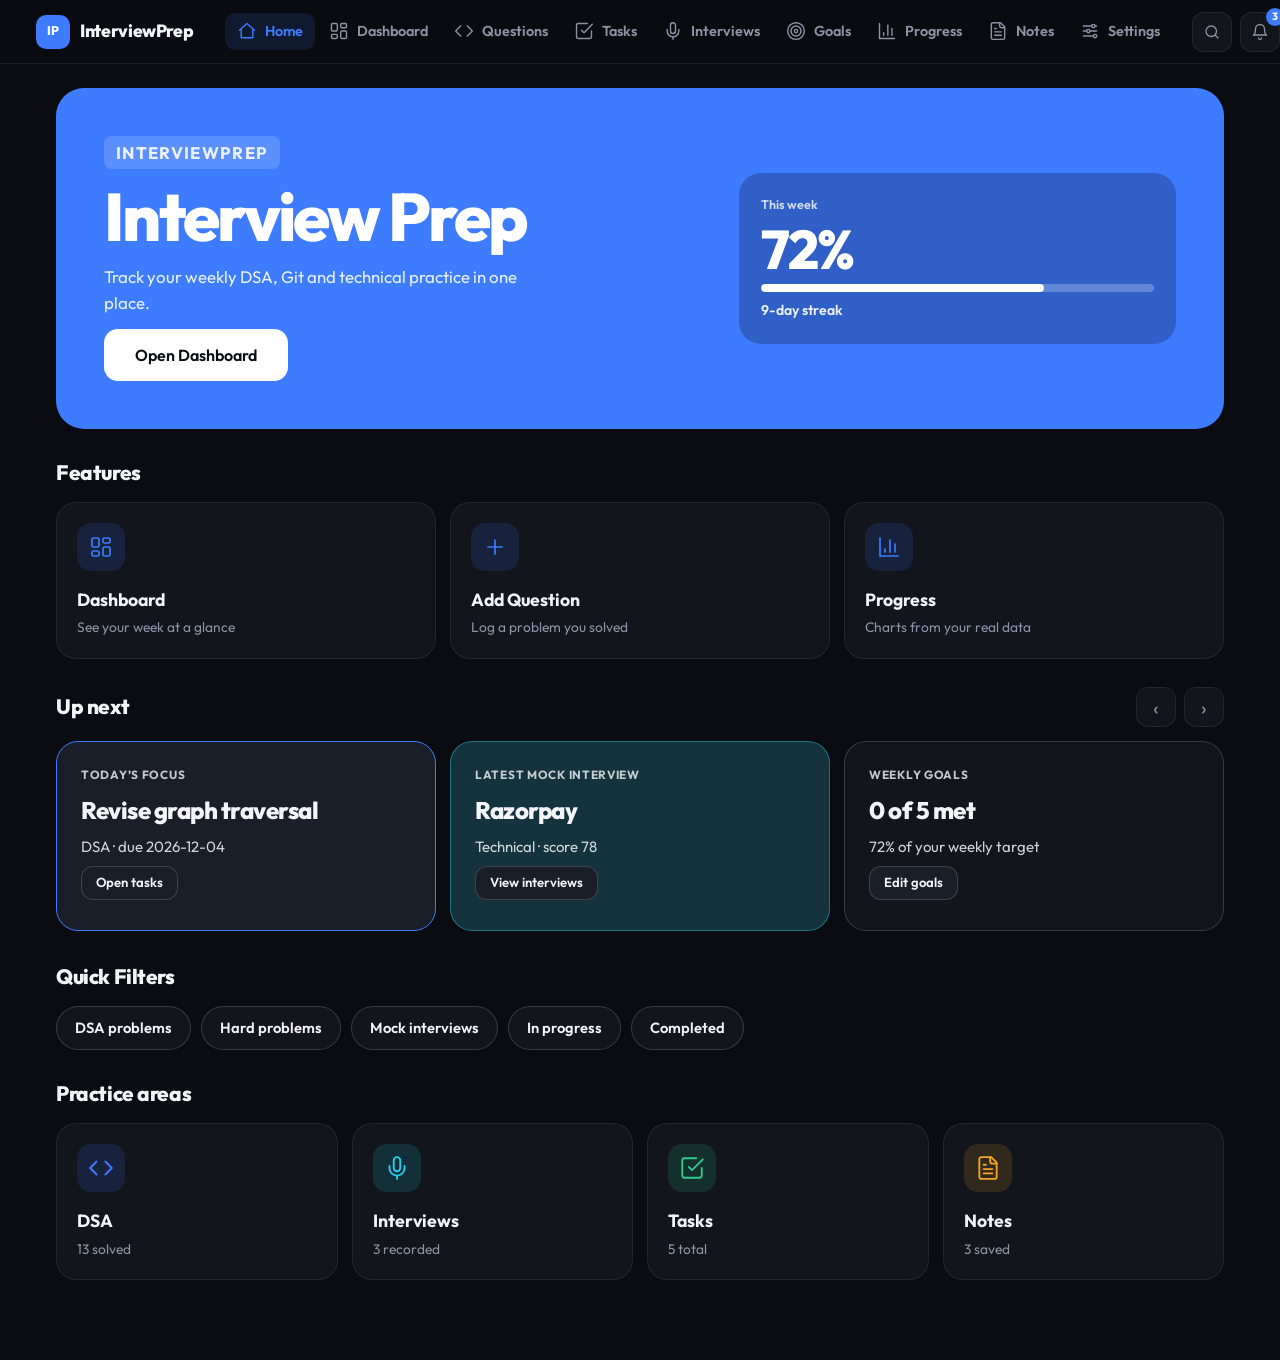
<file: index.html>
<!DOCTYPE html>
<html lang="en">
<head>
  <meta charset="UTF-8">
  <meta name="viewport" content="width=device-width, initial-scale=1, viewport-fit=cover">
  <title>InterviewPrep</title>
  <meta name="description" content="Track your weekly DSA, Git and technical practice in one place.">
  <link rel="preconnect" href="https://fonts.googleapis.com">
  <link rel="preconnect" href="https://fonts.gstatic.com" crossorigin>
  <link rel="stylesheet" href="https://fonts.googleapis.com/css2?family=Outfit:wght@400;500;600;700;800&display=swap">
  <link rel="stylesheet" href="css/style.css">
  <link rel="stylesheet" href="css/dashboard.css">
  <link rel="stylesheet" href="css/responsive.css">
</head>
<body data-page="home">
  <div id="view"></div>
  <script src="js/storage.js"></script>
  <script src="js/app.js"></script>
  <script src="js/home.js"></script>
</body>
</html>
</file>
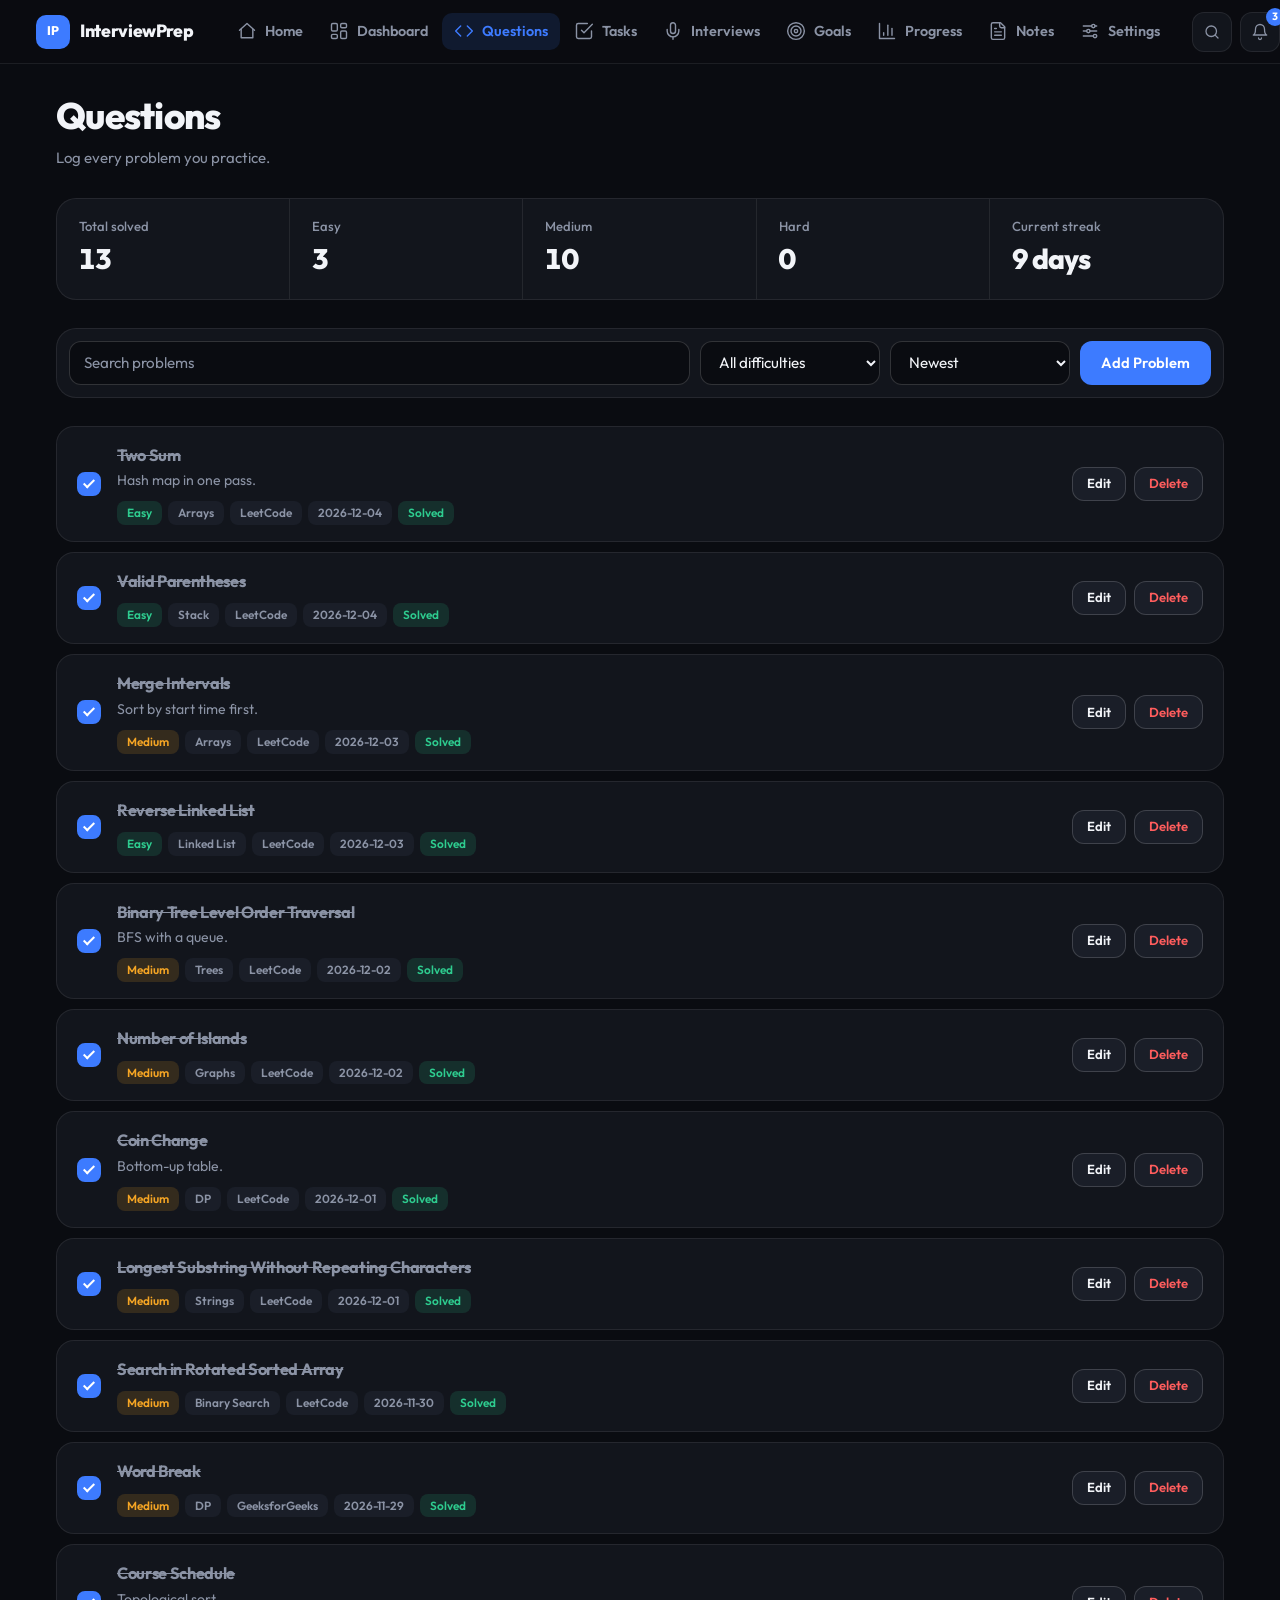
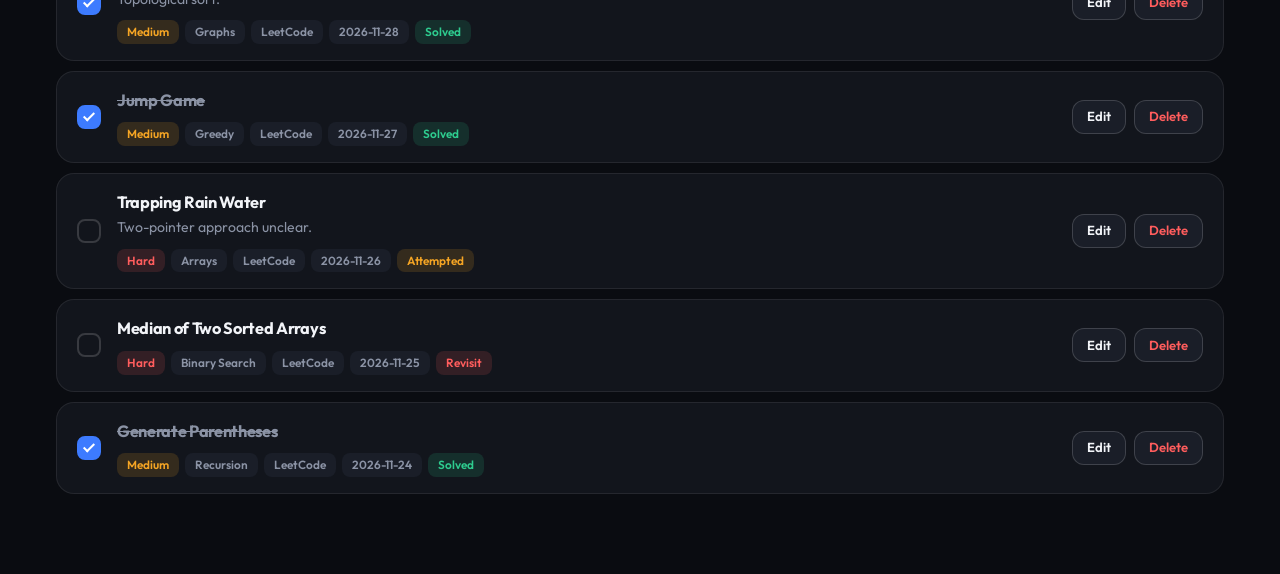
<file: dsa.html>
<!DOCTYPE html>
<html lang="en">
<head>
  <meta charset="UTF-8">
  <meta name="viewport" content="width=device-width, initial-scale=1, viewport-fit=cover">
  <title>Questions · InterviewPrep</title>
  <meta name="description" content="Track your weekly DSA, Git and technical practice in one place.">
  <link rel="preconnect" href="https://fonts.googleapis.com">
  <link rel="preconnect" href="https://fonts.gstatic.com" crossorigin>
  <link rel="stylesheet" href="https://fonts.googleapis.com/css2?family=Outfit:wght@400;500;600;700;800&display=swap">
  <link rel="stylesheet" href="css/style.css">
  <link rel="stylesheet" href="css/dashboard.css">
  <link rel="stylesheet" href="css/responsive.css">
</head>
<body data-page="dsa">
  <div id="view"></div>
  <script src="js/storage.js"></script>
  <script src="js/app.js"></script>
  <script src="js/crud.js"></script>
  <script src="js/dsa.js"></script>
</body>
</html>
</file>
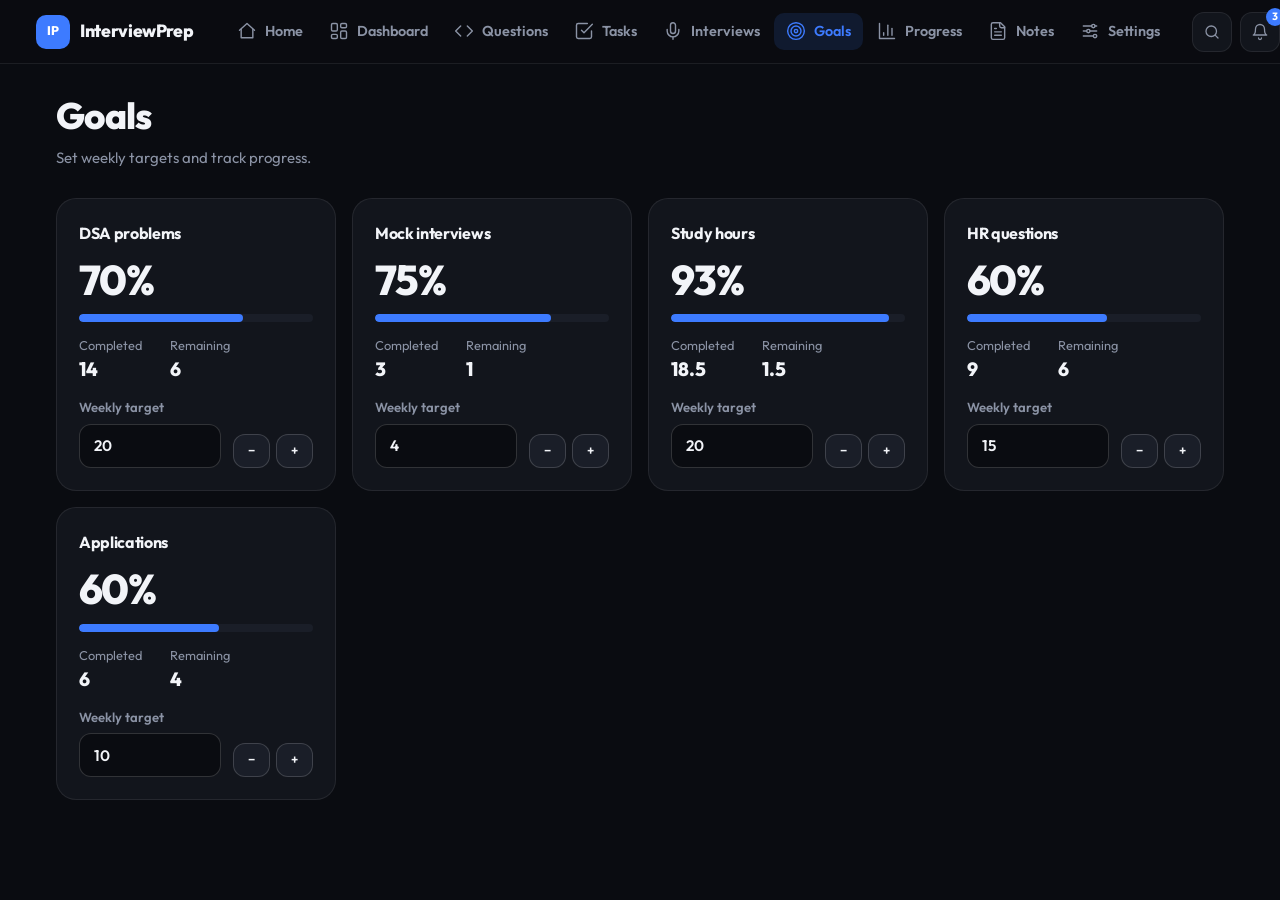
<file: goals.html>
<!DOCTYPE html>
<html lang="en">
<head>
  <meta charset="UTF-8">
  <meta name="viewport" content="width=device-width, initial-scale=1, viewport-fit=cover">
  <title>Goals · InterviewPrep</title>
  <meta name="description" content="Track your weekly DSA, Git and technical practice in one place.">
  <link rel="preconnect" href="https://fonts.googleapis.com">
  <link rel="preconnect" href="https://fonts.gstatic.com" crossorigin>
  <link rel="stylesheet" href="https://fonts.googleapis.com/css2?family=Outfit:wght@400;500;600;700;800&display=swap">
  <link rel="stylesheet" href="css/style.css">
  <link rel="stylesheet" href="css/dashboard.css">
  <link rel="stylesheet" href="css/responsive.css">
</head>
<body data-page="goals">
  <div id="view"></div>
  <script src="js/storage.js"></script>
  <script src="js/app.js"></script>
  <script src="js/goals.js"></script>
</body>
</html>
</file>
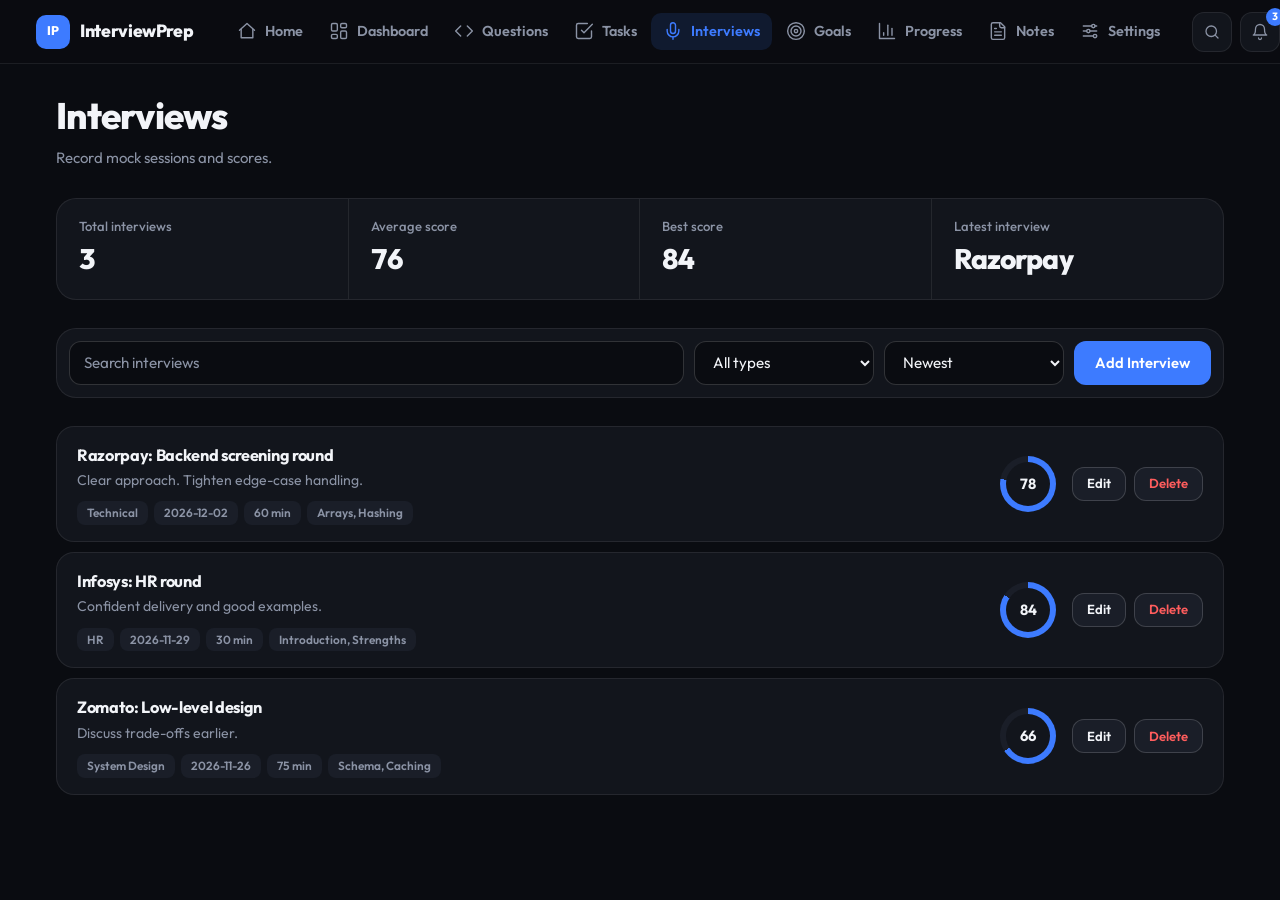
<file: interviews.html>
<!DOCTYPE html>
<html lang="en">
<head>
  <meta charset="UTF-8">
  <meta name="viewport" content="width=device-width, initial-scale=1, viewport-fit=cover">
  <title>Interviews · InterviewPrep</title>
  <meta name="description" content="Track your weekly DSA, Git and technical practice in one place.">
  <link rel="preconnect" href="https://fonts.googleapis.com">
  <link rel="preconnect" href="https://fonts.gstatic.com" crossorigin>
  <link rel="stylesheet" href="https://fonts.googleapis.com/css2?family=Outfit:wght@400;500;600;700;800&display=swap">
  <link rel="stylesheet" href="css/style.css">
  <link rel="stylesheet" href="css/dashboard.css">
  <link rel="stylesheet" href="css/responsive.css">
</head>
<body data-page="interviews">
  <div id="view"></div>
  <script src="js/storage.js"></script>
  <script src="js/app.js"></script>
  <script src="js/crud.js"></script>
  <script src="js/interviews.js"></script>
</body>
</html>
</file>
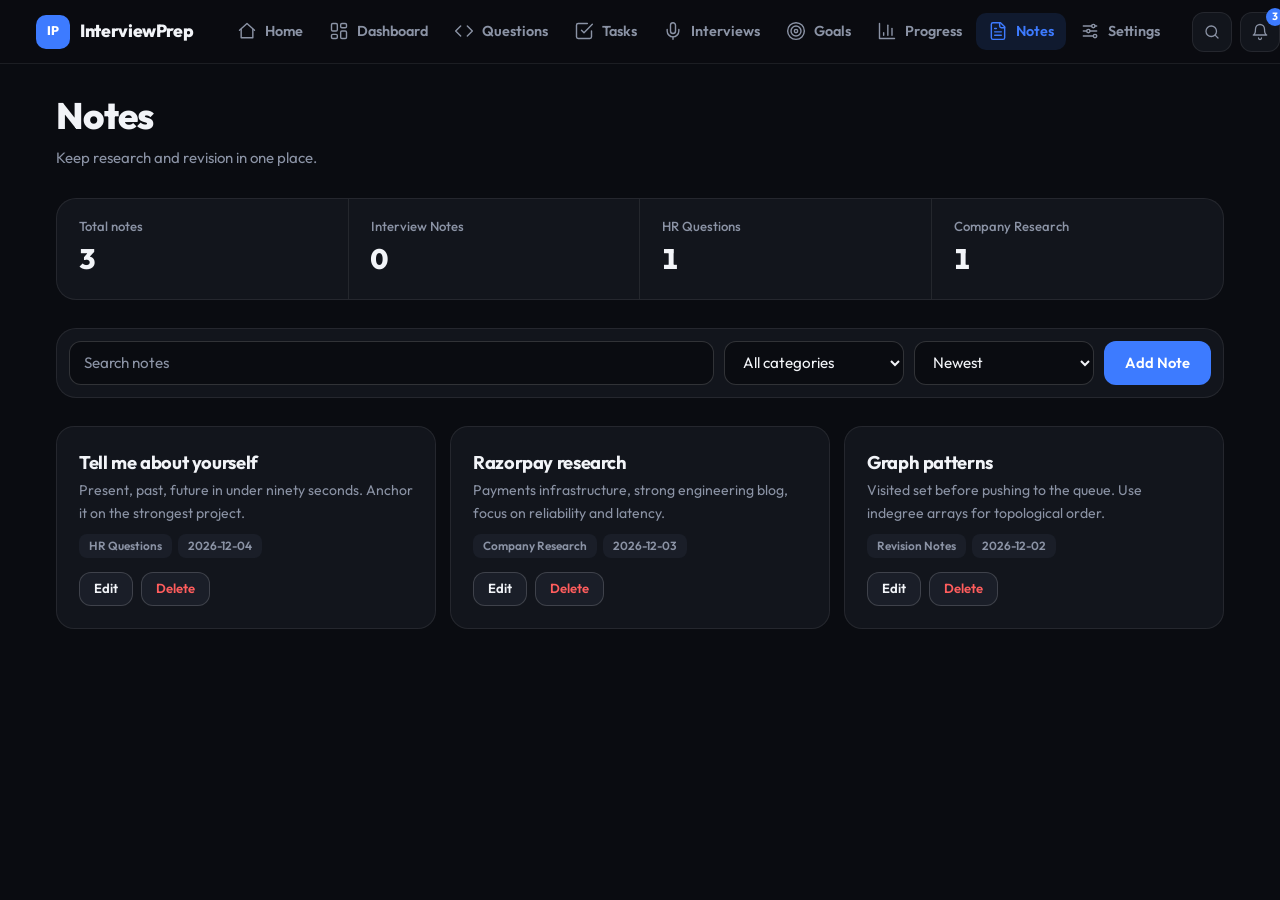
<file: notes.html>
<!DOCTYPE html>
<html lang="en">
<head>
  <meta charset="UTF-8">
  <meta name="viewport" content="width=device-width, initial-scale=1, viewport-fit=cover">
  <title>Notes · InterviewPrep</title>
  <meta name="description" content="Track your weekly DSA, Git and technical practice in one place.">
  <link rel="preconnect" href="https://fonts.googleapis.com">
  <link rel="preconnect" href="https://fonts.gstatic.com" crossorigin>
  <link rel="stylesheet" href="https://fonts.googleapis.com/css2?family=Outfit:wght@400;500;600;700;800&display=swap">
  <link rel="stylesheet" href="css/style.css">
  <link rel="stylesheet" href="css/dashboard.css">
  <link rel="stylesheet" href="css/responsive.css">
</head>
<body data-page="notes">
  <div id="view"></div>
  <script src="js/storage.js"></script>
  <script src="js/app.js"></script>
  <script src="js/crud.js"></script>
  <script src="js/notes.js"></script>
</body>
</html>
</file>
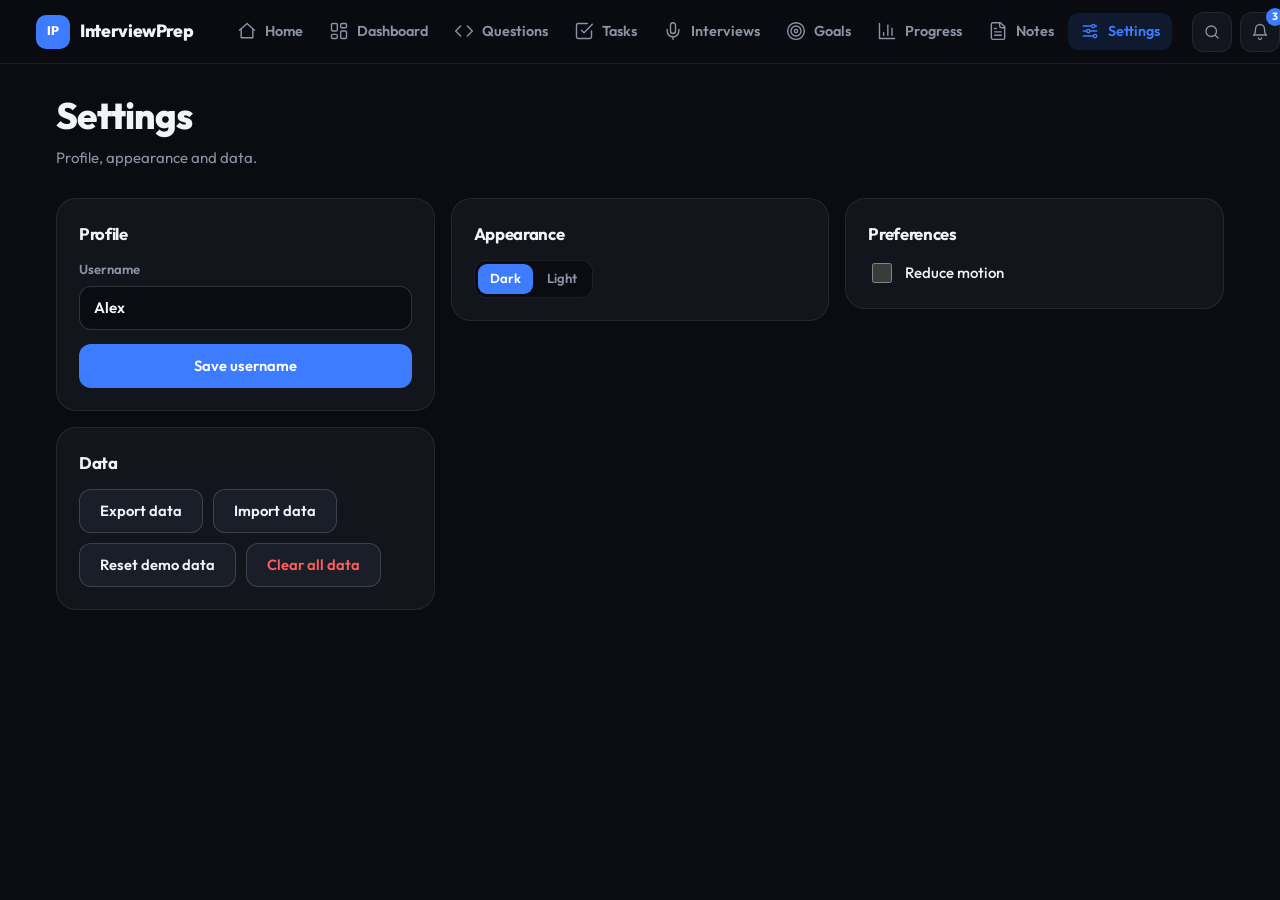
<file: settings.html>
<!DOCTYPE html>
<html lang="en">
<head>
  <meta charset="UTF-8">
  <meta name="viewport" content="width=device-width, initial-scale=1, viewport-fit=cover">
  <title>Settings · InterviewPrep</title>
  <meta name="description" content="Track your weekly DSA, Git and technical practice in one place.">
  <link rel="preconnect" href="https://fonts.googleapis.com">
  <link rel="preconnect" href="https://fonts.gstatic.com" crossorigin>
  <link rel="stylesheet" href="https://fonts.googleapis.com/css2?family=Outfit:wght@400;500;600;700;800&display=swap">
  <link rel="stylesheet" href="css/style.css">
  <link rel="stylesheet" href="css/dashboard.css">
  <link rel="stylesheet" href="css/responsive.css">
</head>
<body data-page="settings">
  <div id="view"></div>
  <script src="js/storage.js"></script>
  <script src="js/app.js"></script>
  <script src="js/settings.js"></script>
</body>
</html>
</file>
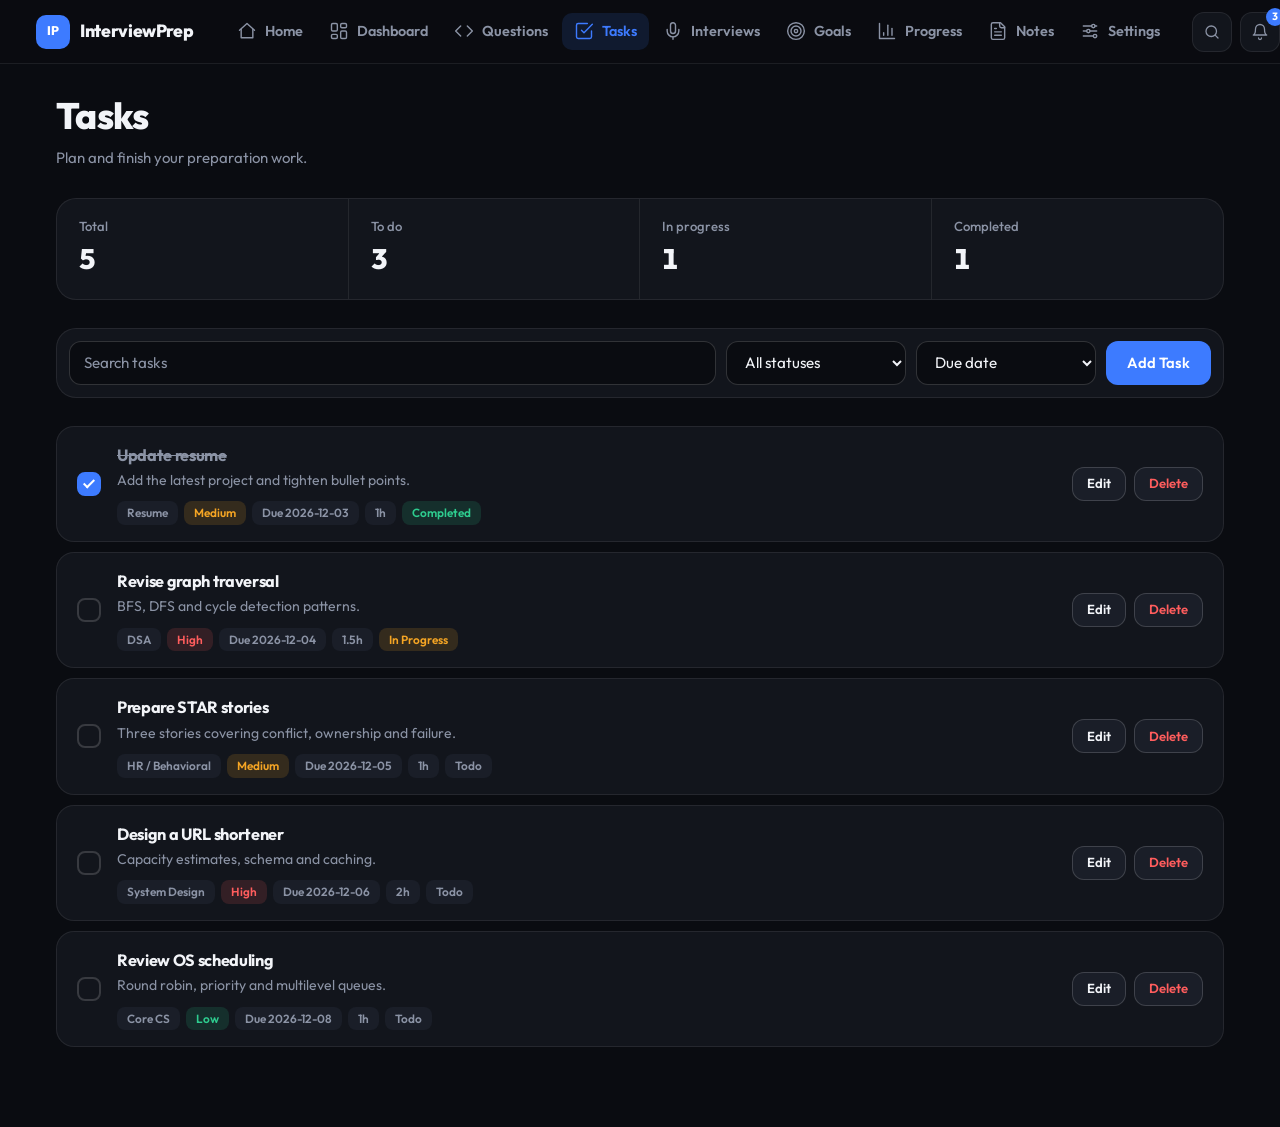
<file: tasks.html>
<!DOCTYPE html>
<html lang="en">
<head>
  <meta charset="UTF-8">
  <meta name="viewport" content="width=device-width, initial-scale=1, viewport-fit=cover">
  <title>Tasks · InterviewPrep</title>
  <meta name="description" content="Track your weekly DSA, Git and technical practice in one place.">
  <link rel="preconnect" href="https://fonts.googleapis.com">
  <link rel="preconnect" href="https://fonts.gstatic.com" crossorigin>
  <link rel="stylesheet" href="https://fonts.googleapis.com/css2?family=Outfit:wght@400;500;600;700;800&display=swap">
  <link rel="stylesheet" href="css/style.css">
  <link rel="stylesheet" href="css/dashboard.css">
  <link rel="stylesheet" href="css/responsive.css">
</head>
<body data-page="tasks">
  <div id="view"></div>
  <script src="js/storage.js"></script>
  <script src="js/app.js"></script>
  <script src="js/crud.js"></script>
  <script src="js/tasks.js"></script>
</body>
</html>
</file>
<file: css/style.css>
:root {
  --bg: #0a0c11; --surface: #12151c; --surface2: #1a1e28; --ink: #f2f4f8; --muted: #8b93a5;
  --line: rgba(255,255,255,.08); --line2: rgba(255,255,255,.16); --accent: #3d7bff; --accent2: #22d3ee;
  --ok: #2ecc8f; --warn: #f5a524; --bad: #ff5d5d; --a: var(--accent); --b: var(--accent2); --hover: rgba(255,255,255,.05); --on-accent: #fff;
  color-scheme: dark;
}
:root[data-theme="light"] {
  --bg: #f2f4f9; --surface: #ffffff; --surface2: #eaeef6; --ink: #0b0d12; --muted: #5a6376;
  --line: rgba(11,13,18,.09); --line2: rgba(11,13,18,.18); --accent: #2563eb; --accent2: #0891b2;
  --ok: #0f9d6a; --warn: #b7791f; --bad: #dc2626; --hover: rgba(11,13,18,.05);
  color-scheme: light;
}
*, *::before, *::after { box-sizing: border-box; }
html { scroll-behavior: smooth; }
body { margin: 0; min-height: 100vh; font: 15px/1.5 'Outfit', system-ui, sans-serif; color: var(--ink); background: var(--bg); -webkit-font-smoothing: antialiased; animation: enter .25s ease both; }
body.leaving { animation: leave .15s ease forwards; }
@keyframes enter { from { opacity: 0; transform: translateY(6px); } }
@keyframes leave { to { opacity: 0; } }
a { color: inherit; text-decoration: none; }
:focus-visible { outline: 2px solid var(--accent); outline-offset: 2px; }
.muted { color: var(--muted); }
h1, h2, h3 { margin: 0; letter-spacing: -.02em; }

.card { background: var(--surface); border: 1px solid var(--line); border-radius: 20px; }
.card.pad { padding: 22px; }
.card.pad > h3 { margin: 0 0 16px; font-size: 1.05rem; font-weight: 700; }
p.pad { padding: 10px 12px; }

.appbar { position: sticky; top: 0; z-index: 40; display: flex; align-items: center; gap: 20px; height: 64px; padding: 0 clamp(16px, 3vw, 36px); background: color-mix(in srgb, var(--bg) 90%, transparent); backdrop-filter: blur(12px); border-bottom: 1px solid var(--line); }
.brand { display: flex; align-items: center; gap: 10px; font-weight: 800; font-size: 1.1rem; letter-spacing: -.02em; white-space: nowrap; }
.logo { display: grid; place-items: center; width: 34px; height: 34px; border-radius: 10px; font-size: .78rem; font-weight: 800; color: var(--on-accent); background: var(--accent); }
.top-nav { display: none; gap: 2px; margin-left: 12px; }
.nav-link { display: flex; align-items: center; gap: 8px; padding: 8px 12px; border: 0; border-radius: 10px; background: none; font: inherit; font-size: .9rem; font-weight: 600; color: var(--muted); cursor: pointer; transition: color .15s, background .15s; }
.nav-link:hover { color: var(--ink); background: var(--hover); }
.nav-link.active { color: var(--accent); background: color-mix(in srgb, var(--accent) 13%, transparent); }
.nav-link svg { flex: none; }
.tools { display: flex; align-items: center; gap: 8px; margin-left: auto; }
.icon-btn { position: relative; width: 40px; height: 40px; flex: none; border-radius: 12px; border: 1px solid var(--line); background: var(--surface); color: var(--muted); font: inherit; font-size: 1.3rem; line-height: 1; cursor: pointer; display: grid; place-items: center; transition: color .15s, border-color .15s, transform .1s; }
.icon-btn:hover { color: var(--ink); border-color: var(--line2); }
.icon-btn:active { transform: scale(.94); }
#bell-count { position: absolute; top: -5px; right: -5px; min-width: 18px; height: 18px; border-radius: 9px; font-size: .66rem; font-weight: 700; display: grid; place-items: center; background: var(--accent); color: var(--on-accent); }
.add-btn { display: inline-flex; align-items: center; gap: 6px; height: 40px; padding: 0 16px 0 12px; border: 0; border-radius: 12px; background: var(--accent); color: var(--on-accent); font: inherit; font-weight: 700; cursor: pointer; transition: filter .15s, transform .1s; }
.add-btn:hover { filter: brightness(1.1); }
.add-btn:active { transform: scale(.96); }
.bell-wrap { position: relative; }
.panel { position: absolute; right: 0; top: 50px; width: min(300px, 80vw); padding: 12px 16px; z-index: 60; background: var(--surface2); border: 1px solid var(--line2); border-radius: 16px; box-shadow: 0 24px 50px -20px rgba(0,0,0,.6); }
.panel p { margin: 8px 0; font-size: .9rem; }
.bottom-nav { position: fixed; z-index: 40; left: 0; right: 0; bottom: 0; display: grid; grid-template-columns: repeat(5, 1fr); padding: 6px 8px calc(6px + env(safe-area-inset-bottom)); background: var(--surface); border-top: 1px solid var(--line); }
.bottom-nav .nav-link { flex-direction: column; gap: 3px; padding: 8px 4px; font-size: .72rem; }
.page { width: min(1240px, 100%); margin: 0 auto; padding: 24px clamp(16px, 3vw, 36px) 110px; display: grid; gap: 28px; align-content: start; }
#view { display: grid; gap: 28px; min-width: 0; }
.page-head h1 { font-size: clamp(1.7rem, 3vw, 2.3rem); font-weight: 800; }
.page-head p { margin: 4px 0 0; color: var(--muted); }

.btn { display: inline-flex; align-items: center; justify-content: center; gap: 8px; height: 44px; padding: 0 20px; border-radius: 12px; border: 1px solid var(--line2); background: var(--surface2); color: var(--ink); font: inherit; font-size: .92rem; font-weight: 600; cursor: pointer; transition: background .15s, border-color .15s, transform .1s, filter .15s; }
.btn:hover { border-color: color-mix(in srgb, var(--ink) 35%, transparent); }
.btn:active { transform: scale(.97); }
.btn.primary { color: var(--on-accent); background: var(--accent); border-color: transparent; }
.btn.primary:hover { filter: brightness(1.1); }
.btn.danger { color: var(--bad); }
.btn.danger:hover { border-color: var(--bad); }
.btn.small { height: 34px; padding: 0 14px; font-size: .82rem; }
.btn.big { height: 52px; padding: 0 30px; font-size: 1rem; border-radius: 14px; }
.btn:disabled { opacity: .5; cursor: not-allowed; transform: none; }

.stats { display: grid; grid-template-columns: repeat(auto-fit, minmax(150px, 1fr)); overflow: hidden; background: var(--surface); border: 1px solid var(--line); border-radius: 20px; }
.stat { padding: 18px 22px; display: grid; gap: 2px; box-shadow: -1px 0 0 var(--line); }
.stat small { font-size: .82rem; font-weight: 500; color: var(--muted); }
.stat strong { font-size: clamp(1.4rem, 2.2vw, 1.9rem); font-weight: 800; letter-spacing: -.03em; font-variant-numeric: tabular-nums; }

.toolbar { display: flex; flex-wrap: wrap; gap: 10px; padding: 12px; background: var(--surface); border: 1px solid var(--line); border-radius: 20px; }
.toolbar input { flex: 1 1 220px; }
input, select, textarea { width: 100%; height: 44px; padding: 0 14px; font: inherit; font-size: .95rem; color: var(--ink); background: var(--bg); border: 1px solid var(--line2); border-radius: 12px; transition: border-color .15s, box-shadow .15s; }
textarea { height: auto; padding: 10px 14px; resize: vertical; }
input::placeholder, textarea::placeholder { color: var(--muted); }
input:focus, select:focus, textarea:focus { outline: none; border-color: var(--accent); box-shadow: 0 0 0 3px color-mix(in srgb, var(--accent) 24%, transparent); }
input:user-invalid, textarea:user-invalid { border-color: var(--bad); }
.toolbar select { width: auto; flex: 0 1 180px; }
select option { background: var(--surface); color: var(--ink); }
.list { display: grid; gap: 10px; }
.item { display: flex; align-items: center; gap: 16px; padding: 16px 20px; background: var(--surface); border: 1px solid var(--line); border-radius: 18px; transition: border-color .15s; }
.item:hover { border-color: var(--line2); }
.item.is-done h3 { text-decoration: line-through; color: var(--muted); }
.item-main { flex: 1; min-width: 0; }
.item h3 { font-size: 1.02rem; font-weight: 700; }
.item p { margin: 3px 0 0; color: var(--muted); font-size: .88rem; display: -webkit-box; -webkit-line-clamp: 2; -webkit-box-orient: vertical; overflow: hidden; }
.item-actions { display: flex; gap: 8px; }
.tick { appearance: none; position: relative; width: 24px; height: 24px; flex: none; margin: 0; padding: 0; border-radius: 8px; border: 2px solid var(--line2); background: transparent; cursor: pointer; transition: background .15s, border-color .15s; }
.tick:hover { border-color: var(--accent); }
.tick:checked { background: var(--accent); border-color: var(--accent); animation: pop .22s ease; }
.tick:checked::after { content: ''; position: absolute; left: 7px; top: 3px; width: 6px; height: 11px; border: solid #fff; border-width: 0 2.5px 2.5px 0; transform: rotate(45deg); }
@keyframes pop { 50% { transform: scale(1.15); } }
.chips { display: flex; flex-wrap: wrap; gap: 6px; margin-top: 10px; }
.chip { font-size: .74rem; font-weight: 600; padding: 3px 10px; border-radius: 8px; background: var(--surface2); color: var(--muted); }
.chip[data-v="High"], .chip[data-v="Hard"], .chip[data-v="Revisit"] { background: color-mix(in srgb, var(--bad) 14%, transparent); color: var(--bad); }
.chip[data-v="Medium"], .chip[data-v="Attempted"], .chip[data-v="In Progress"] { background: color-mix(in srgb, var(--warn) 15%, transparent); color: var(--warn); }
.chip[data-v="Low"], .chip[data-v="Easy"], .chip[data-v="Completed"], .chip[data-v="Solved"] { background: color-mix(in srgb, var(--ok) 14%, transparent); color: var(--ok); }
.empty { padding: 48px; text-align: center; color: var(--muted); background: var(--surface); border: 1px solid var(--line); border-radius: 20px; }
.score-ring { --p: 0; width: 56px; height: 56px; flex: none; border-radius: 50%; display: grid; place-items: center; background: conic-gradient(var(--accent) calc(var(--p) * 1%), var(--surface2) 0); }
.score-ring b { display: grid; place-items: center; width: 44px; height: 44px; border-radius: 50%; background: var(--surface); font-size: .92rem; font-weight: 700; }

.modal-wrap { position: fixed; inset: 0; z-index: 100; display: grid; place-items: center; padding: 16px; background: rgba(4,5,9,.65); opacity: 0; transition: opacity .18s; }
.modal-wrap.in { opacity: 1; }
.modal-wrap.out { opacity: 0; }
.modal { width: min(540px, 100%); max-height: calc(100vh - 32px); overflow: auto; padding: 26px; background: var(--surface); border: 1px solid var(--line2); border-radius: 24px; transform: translateY(16px); transition: transform .22s ease; }
.modal-wrap.in .modal { transform: none; }
.modal h2 { margin: 0 0 18px; font-size: 1.25rem; font-weight: 800; }
.grid-form { display: grid; grid-template-columns: 1fr 1fr; gap: 14px; }
.field { display: grid; gap: 6px; font-size: .82rem; font-weight: 600; color: var(--muted); }
.field.full { grid-column: 1 / -1; }
.field:has(:user-invalid)::after { content: 'Check this value'; font-size: .76rem; font-weight: 500; color: var(--bad); }
.modal-actions { display: flex; justify-content: flex-end; gap: 10px; margin-top: 24px; }
.sheet-links { display: grid; grid-template-columns: 1fr 1fr; gap: 10px; }
.sheet-link { display: flex; align-items: center; gap: 12px; padding: 16px; border: 1px solid var(--line); border-radius: 16px; background: var(--surface2); font-weight: 600; transition: border-color .15s, color .15s; }
.sheet-link:hover, .sheet-link:focus-visible { border-color: var(--accent); color: var(--accent); }
#toasts { position: fixed; right: 20px; bottom: 20px; z-index: 200; display: grid; gap: 10px; }
.toast { padding: 12px 18px; border-radius: 12px; background: var(--accent); color: var(--on-accent); font-size: .9rem; font-weight: 600; animation: toast-in .25s ease; }
.toast.warn { background: var(--bad); }
.toast.out { opacity: 0; transform: translateY(8px); transition: .25s; }
@keyframes toast-in { from { opacity: 0; transform: translateY(12px); } }
.palette-wrap { position: fixed; inset: 0; z-index: 150; display: grid; align-items: start; justify-items: center; padding: 12vh 16px 0; background: rgba(4,5,9,.65); }
.palette-wrap[hidden] { display: none; }
.palette { width: min(580px, 100%); padding: 12px; background: var(--surface); border: 1px solid var(--line2); border-radius: 20px; }
.hit { display: flex; align-items: center; gap: 12px; padding: 10px 12px; border-radius: 12px; }
.hit:hover, .hit:focus-visible { background: var(--hover); }

.banner { display: grid; grid-template-columns: 1.4fr 1fr; align-items: center; gap: 24px; padding: clamp(24px, 4vw, 48px); border-radius: 28px; background: var(--accent); color: #fff; }
.banner-copy { display: grid; gap: 14px; justify-items: start; }
.tag { margin: 0; padding: 4px 12px; border-radius: 8px; background: rgba(255,255,255,.18); font-size: .78rem; font-weight: 700; letter-spacing: .08em; text-transform: uppercase; }
.banner h1 { font-size: clamp(2.4rem, 6vw, 4.2rem); line-height: 1; font-weight: 800; letter-spacing: -.04em; }
.banner p { margin: 0; max-width: 40ch; font-size: 1.05rem; opacity: .9; }
.banner .btn.primary { background: #fff; color: #0b0d12; }
.banner-stat { display: grid; gap: 8px; padding: 22px; border-radius: 22px; background: rgba(0,0,0,.22); }
.banner-stat small { font-weight: 600; opacity: .8; }
.banner-stat b { font-size: 3.4rem; line-height: 1; font-weight: 800; letter-spacing: -.04em; }
.banner-stat .bar { background: rgba(255,255,255,.25); }
.banner-stat .bar i { background: #fff; }
.banner-stat span { font-size: .88rem; font-weight: 600; opacity: .9; }
.sec-head { display: flex; align-items: center; justify-content: space-between; margin-bottom: 14px; }
.sec-head h2 { font-size: 1.3rem; font-weight: 800; }
.tiles { display: grid; gap: 14px; }
.tiles.three { grid-template-columns: repeat(3, 1fr); }
.tiles.four { grid-template-columns: repeat(4, 1fr); }
.tile { display: grid; align-content: start; gap: 4px; padding: 20px; background: var(--surface); border: 1px solid var(--line); border-radius: 20px; transition: border-color .15s, transform .15s; }
.tile:hover { border-color: var(--accent); transform: translateY(-2px); }
.tile b { font-size: 1.1rem; font-weight: 700; }
.tile small { color: var(--muted); font-size: .86rem; }
.tile-ico { display: grid; place-items: center; width: 48px; height: 48px; margin-bottom: 12px; border-radius: 14px; background: color-mix(in srgb, var(--accent) 14%, transparent); color: var(--accent); }
.tile.area:nth-child(2) .tile-ico { background: color-mix(in srgb, var(--accent2) 14%, transparent); color: var(--accent2); }
.tile.area:nth-child(3) .tile-ico { background: color-mix(in srgb, var(--ok) 14%, transparent); color: var(--ok); }
.tile.area:nth-child(4) .tile-ico { background: color-mix(in srgb, var(--warn) 14%, transparent); color: var(--warn); }
.car-ctl { display: flex; gap: 8px; }
.carousel { display: flex; gap: 14px; overflow-x: auto; scroll-snap-type: x mandatory; scrollbar-width: none; padding-bottom: 2px; }
.carousel::-webkit-scrollbar { display: none; }
.slide { flex: 0 0 min(380px, 84%); scroll-snap-align: start; display: grid; align-content: start; justify-items: start; gap: 8px; min-height: 190px; padding: 24px; border-radius: 22px; }
.slide small { font-weight: 700; letter-spacing: .06em; text-transform: uppercase; font-size: .74rem; opacity: .8; }
.slide h3 { font-size: 1.5rem; font-weight: 800; }
.slide p { margin: 0 0 auto; opacity: .85; }
.s-a { background: var(--surface2); border: 1px solid var(--accent); }
.s-b { background: color-mix(in srgb, var(--accent2) 16%, var(--surface)); border: 1px solid color-mix(in srgb, var(--accent2) 40%, transparent); }
.s-c { background: var(--surface); border: 1px solid var(--line2); }
.pills { display: flex; flex-wrap: wrap; gap: 10px; }
.pill { padding: 10px 18px; border-radius: 99px; border: 1px solid var(--line2); background: var(--surface); font-weight: 600; font-size: .92rem; transition: background .15s, color .15s, border-color .15s; }
.pill:hover { background: var(--accent); border-color: var(--accent); color: var(--on-accent); }

html[data-motion="reduced"] *, html[data-motion="reduced"] *::before, html[data-motion="reduced"] *::after { animation: none !important; transition-duration: .01ms !important; scroll-behavior: auto !important; }
@media (prefers-reduced-motion: reduce) { html { scroll-behavior: auto; } }
</file>
<file: css/dashboard.css>
.hero { display: grid; gap: 18px; justify-items: start; padding: clamp(22px, 4vw, 40px); background: var(--surface); }
.hero-copy { display: grid; gap: 16px; justify-items: start; width: 100%; max-width: 640px; }
.eyebrow { display: inline-flex; align-items: center; gap: 10px; margin: 0; padding: 4px 12px; border-radius: 8px; background: var(--surface2); font-size: .78rem; font-weight: 700; letter-spacing: .06em; text-transform: uppercase; color: var(--muted); }
.live { width: 7px; height: 7px; border-radius: 50%; background: var(--ok); }
.hero h2 { font-size: clamp(2rem, 4vw, 3.2rem); line-height: 1.04; font-weight: 800; letter-spacing: -.04em; }
.sub { margin: 0; max-width: 46ch; color: var(--muted); font-size: 1.05rem; }
.hero-progress { width: min(440px, 100%); display: grid; gap: 8px; }
.hero-progress > div:first-child { display: flex; justify-content: space-between; font-size: .88rem; color: var(--muted); font-weight: 500; }
.hero-progress b { color: var(--ink); font-weight: 800; }
.hero-facts { display: flex; flex-wrap: wrap; gap: 14px 36px; margin: 0; }
.hero-facts div { display: grid; }
.hero-facts dt { font-size: .8rem; color: var(--muted); font-weight: 500; }
.hero-facts dd { margin: 0; font-size: 1.6rem; font-weight: 800; letter-spacing: -.03em; font-variant-numeric: tabular-nums; }
.hero-facts small { font-size: .8rem; font-weight: 500; color: var(--muted); letter-spacing: 0; }
.hero-actions { display: flex; flex-wrap: wrap; gap: 10px; }

.kpis { display: grid; grid-template-columns: repeat(4, 1fr); gap: 16px; }
.kpi { display: grid; align-content: start; gap: 12px; padding: 20px; background: var(--surface); border: 1px solid var(--line); border-radius: 20px; }
.kpi header { display: flex; align-items: center; gap: 10px; color: var(--muted); font-size: .88rem; font-weight: 500; }
.kpi header svg { width: 18px; height: 18px; color: var(--accent); }
.kpi strong { font-size: 2.4rem; line-height: 1; font-weight: 800; letter-spacing: -.04em; font-variant-numeric: tabular-nums; }
.kpi strong small { font-size: .95rem; font-weight: 500; color: var(--muted); letter-spacing: 0; }
.trend { font-size: .8rem; font-weight: 600; color: var(--muted); }
.trend.up { color: var(--ok); }
.trend.down { color: var(--warn); }
.scores { display: flex; align-items: center; gap: 6px; min-height: 26px; }
.scores span { padding: 2px 10px; border-radius: 8px; font-size: .8rem; font-weight: 700; background: color-mix(in srgb, var(--accent2) 15%, transparent); color: var(--accent2); }
.scores em, .scores small { font-size: .8rem; font-style: normal; color: var(--muted); }
.scores small { margin-left: auto; }
.spark { display: flex; align-items: end; gap: 5px; height: 30px; }
.spark i { flex: 1; border-radius: 4px; background: var(--accent); opacity: .85; }
.mini-ring { position: relative; width: 84px; height: 84px; }
.mini-ring svg { width: 100%; height: 100%; }
.mini-ring circle { fill: none; stroke: var(--surface2); stroke-width: 6; }
.mini-ring .val { stroke: var(--accent); stroke-linecap: round; animation: fill 1s ease-out; }
@keyframes fill { from { stroke-dasharray: 0 100; } }
.mini-ring strong { position: absolute; inset: 0; display: grid; place-items: center; font-size: 1.2rem; letter-spacing: -.02em; }

.grid { display: grid; grid-template-columns: repeat(12, minmax(0, 1fr)); gap: 16px; }
.s4 { grid-column: span 4; } .s5 { grid-column: span 5; } .s7 { grid-column: span 7; } .s8 { grid-column: span 8; }
.card-head { display: flex; flex-wrap: wrap; justify-content: space-between; align-items: flex-start; gap: 12px; margin-bottom: 18px; }
.card-head h3 { font-size: 1.05rem; font-weight: 700; }
.card-head p { margin: 2px 0 0; font-size: .84rem; color: var(--muted); }
.link { font-size: .88rem; font-weight: 600; color: var(--accent); }
.link:hover { text-decoration: underline; }
.seg-group { display: inline-flex; flex-wrap: wrap; gap: 2px; padding: 3px; border-radius: 12px; background: var(--bg); border: 1px solid var(--line); }
.seg { height: 30px; padding: 0 12px; border-radius: 9px; border: 0; background: transparent; color: var(--muted); font: inherit; font-size: .82rem; font-weight: 600; cursor: pointer; transition: color .15s, background .15s; }
.seg:hover { color: var(--ink); }
.seg[aria-pressed="true"] { color: var(--on-accent); background: var(--accent); }
.chart-box { position: relative; height: 290px; }

.tasks { display: grid; }
.task { display: flex; align-items: center; gap: 14px; padding: 12px 0; border-bottom: 1px solid var(--line); cursor: pointer; transition: opacity .3s, transform .3s; }
.task:last-child { border-bottom: 0; }
.task.leaving { opacity: 0; transform: translateX(14px); }
.task-main { flex: 1; min-width: 0; display: grid; gap: 2px; }
.task-main b { font-weight: 600; font-size: .95rem; overflow: hidden; text-overflow: ellipsis; white-space: nowrap; }
.task-main span { display: flex; gap: 10px; font-size: .78rem; color: var(--muted); }
.task-main em { font-style: normal; }
.task-main .late { color: var(--bad); }
.prio { width: 9px; height: 9px; border-radius: 50%; background: var(--muted); }
.prio.high { background: var(--bad); }
.prio.medium { background: var(--warn); }
.prio.low { background: var(--ok); }
.empty-state { display: grid; justify-items: center; gap: 4px; padding: 32px 0; text-align: center; color: var(--muted); font-size: .88rem; }
.empty-state svg { color: var(--ok); margin-bottom: 6px; }
.empty-state b { color: var(--ink); font-weight: 700; }

.bar { height: 8px; border-radius: 99px; background: var(--surface2); overflow: hidden; }
.bar i { display: block; height: 100%; border-radius: inherit; background: var(--accent); transition: width .7s cubic-bezier(.2,.8,.2,1); }
.bar.full i { background: var(--ok); }
.meters { list-style: none; margin: 0; padding: 0; display: grid; grid-template-columns: 1fr 1fr; gap: 18px 28px; }
.meters.one { grid-template-columns: 1fr; }
.meters li { display: grid; gap: 8px; }
.meters li > div:first-child { display: flex; justify-content: space-between; font-size: .92rem; font-weight: 600; }
.meters b { font-weight: 500; color: var(--muted); font-variant-numeric: tabular-nums; }
.timeline { list-style: none; margin: 0; padding: 0; display: grid; gap: 16px; position: relative; }
.timeline::before { content: ''; position: absolute; left: 14px; top: 14px; bottom: 14px; width: 2px; background: var(--line); }
.timeline li { display: flex; gap: 14px; align-items: flex-start; }
.t-ico { position: relative; z-index: 1; display: grid; place-items: center; width: 30px; height: 30px; flex: none; border-radius: 10px; background: var(--surface2); color: var(--accent); }
.timeline p { margin: 0; font-size: .95rem; font-weight: 600; }
.timeline small { color: var(--muted); }
.streak-row { display: flex; gap: 36px; margin: 0 0 16px; }
.streak-row div { display: grid; }
.streak-row dt { font-size: .8rem; color: var(--muted); font-weight: 500; }
.streak-row dd { margin: 0; font-size: 1.6rem; font-weight: 800; letter-spacing: -.03em; }
.heat { display: grid; grid-auto-flow: column; grid-template-rows: repeat(7, 1fr); gap: 5px; overflow-x: auto; padding: 4px 2px 10px; }
.cell { width: 17px; height: 17px; padding: 0; border: 0; border-radius: 5px; background: var(--surface2); cursor: pointer; transition: transform .12s; }
.cell:hover { transform: scale(1.3); }
.cell.l1 { background: color-mix(in srgb, var(--accent) 30%, var(--surface2)); }
.cell.l2 { background: color-mix(in srgb, var(--accent) 55%, var(--surface2)); }
.cell.l3 { background: color-mix(in srgb, var(--accent) 80%, var(--surface2)); }
.cell.l4 { background: var(--accent); }
.heat-tip { margin: 4px 0 0; font-size: .86rem; color: var(--muted); min-height: 1.4em; }

.goal-grid { display: grid; grid-template-columns: repeat(auto-fit, minmax(270px, 1fr)); gap: 16px; }
.goal { padding: 22px; display: grid; gap: 14px; }
.goal h3 { font-size: 1rem; font-weight: 700; }
.goal-pct { font-size: 2.6rem; font-weight: 800; letter-spacing: -.04em; line-height: 1; }
.goal dl { display: flex; gap: 28px; margin: 0; }
.goal dt { color: var(--muted); font-size: .8rem; }
.goal dd { margin: 0; font-size: 1.2rem; font-weight: 800; }
.goal-controls { display: flex; align-items: end; gap: 12px; }
.goal-controls .field { flex: 1; }
.stepper { display: flex; gap: 6px; }
.charts { display: grid; grid-template-columns: repeat(2, 1fr); gap: 16px; }
.charts .chart-box { height: 260px; }
.settings { display: grid; grid-template-columns: repeat(auto-fit, minmax(300px, 1fr)); gap: 16px; align-items: start; }
.settings .card { display: grid; gap: 14px; }
.settings .card > h3 { margin: 0; }
.row { display: flex; flex-wrap: wrap; gap: 10px; }
.check { display: flex; align-items: center; gap: 10px; font-weight: 500; }
.check input { width: 20px; height: 20px; accent-color: var(--accent); }
.settings .seg-group { justify-self: start; }

body[data-page="notes"] .list { grid-template-columns: repeat(auto-fill, minmax(300px, 1fr)); gap: 14px; }
body[data-page="notes"] .item { flex-direction: column; align-items: stretch; gap: 14px; padding: 22px; }
body[data-page="notes"] .item h3 { font-size: 1.15rem; }
body[data-page="notes"] .item p { -webkit-line-clamp: 5; line-height: 1.6; }
</file>
<file: css/responsive.css>
@media (min-width: 1180px) {
  .top-nav { display: flex; }
  .bottom-nav { display: none; }
  .page { padding-bottom: 80px; }
}
@media (max-width: 1179px) {
  .kpis { grid-template-columns: repeat(2, 1fr); }
  .s4, .s5, .s7, .s8 { grid-column: span 12; }
  .charts { grid-template-columns: 1fr; }
}
@media (max-width: 900px) {
  .banner { grid-template-columns: 1fr; }
  .tiles.four { grid-template-columns: repeat(2, 1fr); }
}
@media (max-width: 640px) {
  .appbar { gap: 10px; }
  .add-btn span { display: none; }
  .add-btn { width: 40px; padding: 0; justify-content: center; }
  .kpis { gap: 12px; }
  .kpi { padding: 16px; }
  .kpi strong { font-size: 2rem; }
  .tiles.three { grid-template-columns: 1fr; }
  .tiles.three .tile { grid-template-columns: auto 1fr; column-gap: 14px; align-items: center; }
  .tiles.three .tile-ico { grid-row: span 2; margin: 0; }
  .meters { grid-template-columns: 1fr; }
  .item { flex-wrap: wrap; padding: 16px; }
  .item-actions { width: 100%; }
  .item-actions .btn { flex: 1; }
  .grid-form, .sheet-links { grid-template-columns: 1fr; }
  .toolbar select, .toolbar .btn { flex: 1 1 100%; width: 100%; }
  .stats { grid-template-columns: repeat(2, 1fr); }
  .stat { padding: 16px; }
  .chart-box { height: 240px; }
  .card.pad, .goal { padding: 18px; }
  .cell { width: 14px; height: 14px; }
  .streak-row { gap: 22px; }
  .hero-actions .btn { flex: 1; }
  .banner-stat b { font-size: 2.8rem; }
  #toasts { left: 12px; right: 12px; bottom: 84px; }
}
@media (max-width: 380px) {
  .kpis, .stats, .tiles.four { grid-template-columns: 1fr; }
  .page { padding-inline: 12px; }
  .brand span:last-child { display: none; }
}
</file>
